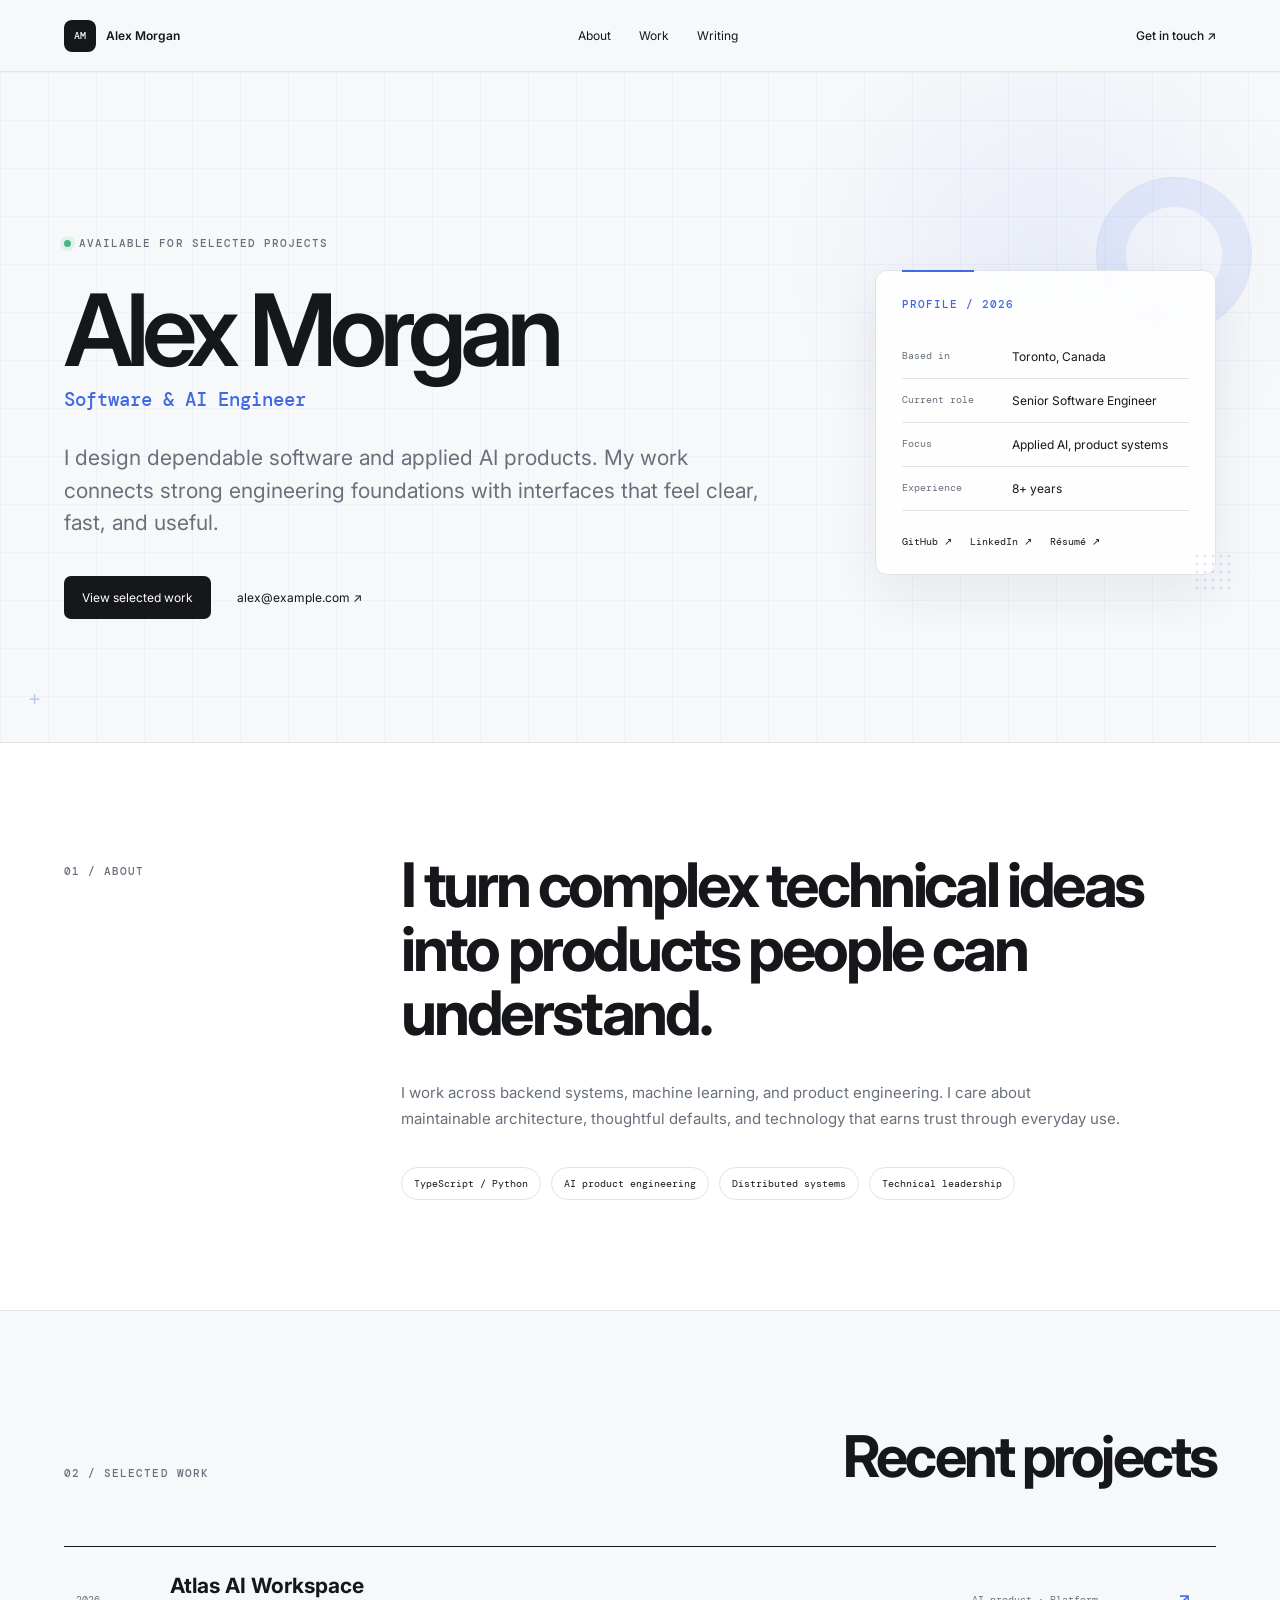
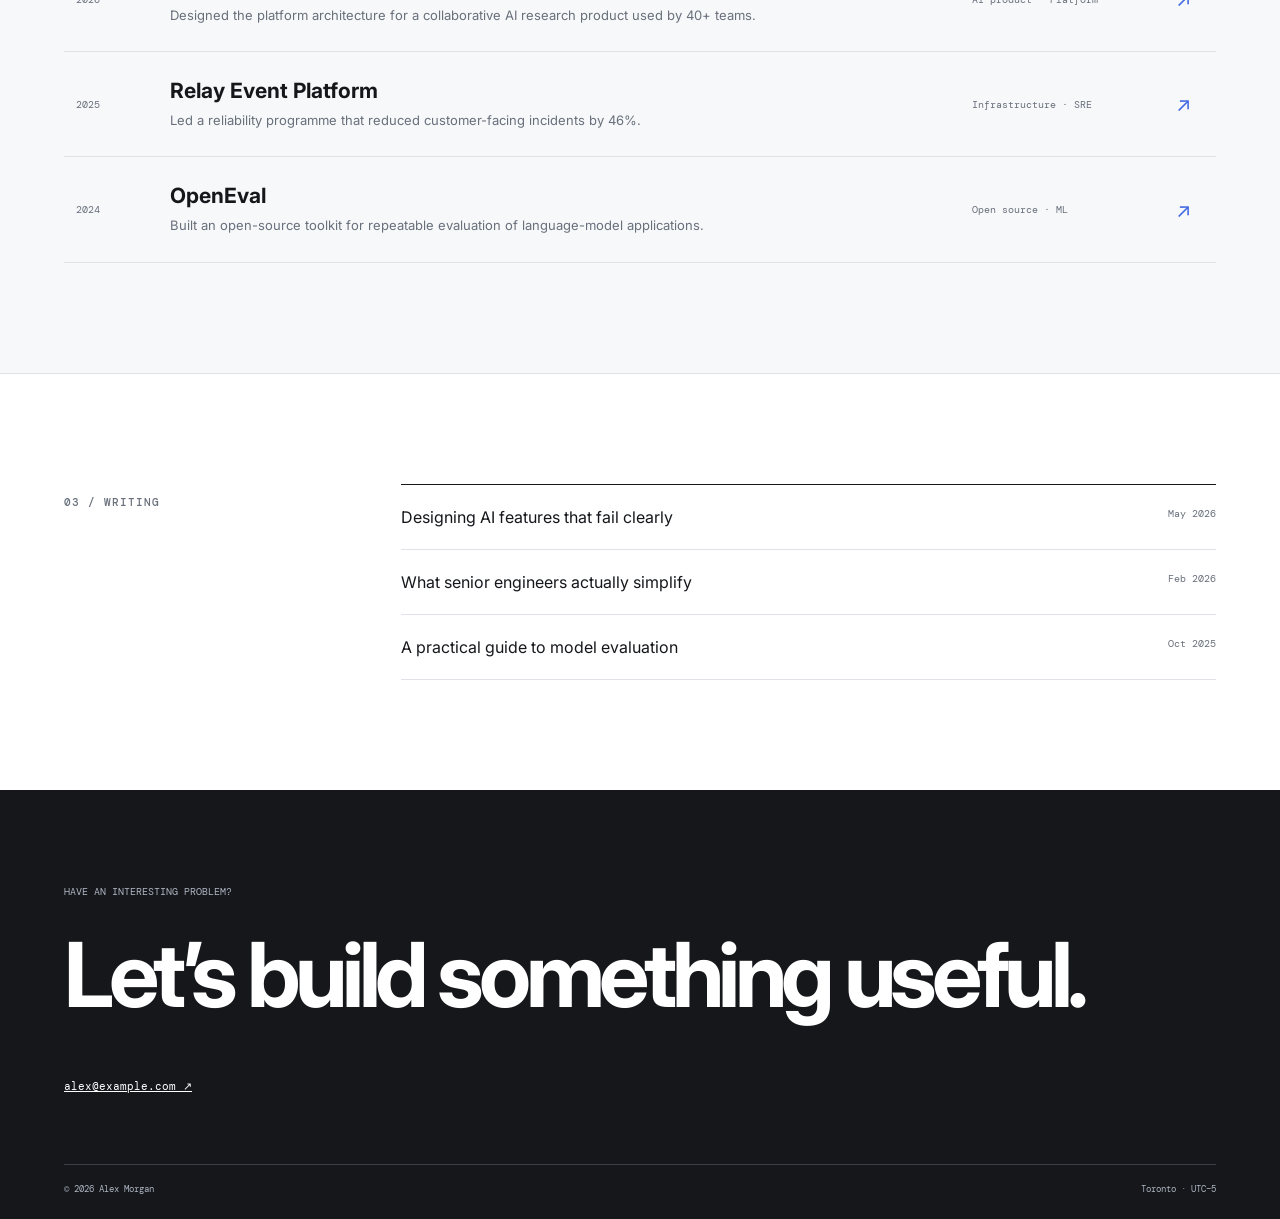
<file: index.html>
<!doctype html>
<html lang="en">
<head>
  <meta charset="utf-8">
  <meta name="viewport" content="width=device-width,initial-scale=1">
  <meta name="description" content="A simple technology-inspired personal homepage for software and AI professionals.">
  <title>Alex Morgan — Software &amp; AI Engineer</title>
  <link rel="stylesheet" href="style.css">
</head>
<body>
  <header class="site-header">
    <a class="brand" href="#top"><span>AM</span>Alex Morgan</a>
    <nav aria-label="Main navigation"><a href="#about">About</a><a href="#work">Work</a><a href="#writing">Writing</a></nav>
    <a class="contact-link" href="mailto:alex@example.com">Get in touch ↗</a>
  </header>

  <main id="top">
    <!-- Replace the sample identity and details below with your own. -->
    <section class="hero">
      <div class="hero-copy">
        <p class="status"><i></i>Available for selected projects</p>
        <h1>Alex Morgan</h1>
        <p class="role">Software &amp; AI Engineer</p>
        <p class="intro">I design dependable software and applied AI products. My work connects strong engineering foundations with interfaces that feel clear, fast, and useful.</p>
        <div class="actions"><a class="primary" href="#work">View selected work</a><a href="mailto:alex@example.com">alex@example.com ↗</a></div>
      </div>
      <aside class="profile" aria-label="Personal information">
        <p class="profile-title">Profile / 2026</p>
        <dl>
          <div><dt>Based in</dt><dd>Toronto, Canada</dd></div>
          <div><dt>Current role</dt><dd>Senior Software Engineer</dd></div>
          <div><dt>Focus</dt><dd>Applied AI, product systems</dd></div>
          <div><dt>Experience</dt><dd>8+ years</dd></div>
        </dl>
        <div class="links"><a href="#">GitHub ↗</a><a href="#">LinkedIn ↗</a><a href="details.html#resource-1">Résumé ↗</a></div>
      </aside>
    </section>

    <section class="about" id="about"><p class="section-label">01 / About</p><div><h2>I turn complex technical ideas into products people can understand.</h2><p>I work across backend systems, machine learning, and product engineering. I care about maintainable architecture, thoughtful defaults, and technology that earns trust through everyday use.</p><ul><li>TypeScript / Python</li><li>AI product engineering</li><li>Distributed systems</li><li>Technical leadership</li></ul></div></section>

    <section class="work" id="work"><header><p class="section-label">02 / Selected work</p><h2>Recent projects</h2></header><div class="project-list">
      <article><span>2026</span><div><h3>Atlas AI Workspace</h3><p>Designed the platform architecture for a collaborative AI research product used by 40+ teams.</p></div><p class="meta">AI product · Platform</p><a href="details.html#resource-2" aria-label="View Atlas AI Workspace">↗</a></article>
      <article><span>2025</span><div><h3>Relay Event Platform</h3><p>Led a reliability programme that reduced customer-facing incidents by 46%.</p></div><p class="meta">Infrastructure · SRE</p><a href="details.html#resource-3" aria-label="View Relay Event Platform">↗</a></article>
      <article><span>2024</span><div><h3>OpenEval</h3><p>Built an open-source toolkit for repeatable evaluation of language-model applications.</p></div><p class="meta">Open source · ML</p><a href="details.html#resource-4" aria-label="View OpenEval">↗</a></article>
    </div></section>

    <section class="writing" id="writing"><p class="section-label">03 / Writing</p><div><a href="details.html#resource-5"><span>Designing AI features that fail clearly</span><time>May 2026</time></a><a href="details.html#resource-6"><span>What senior engineers actually simplify</span><time>Feb 2026</time></a><a href="details.html#resource-7"><span>A practical guide to model evaluation</span><time>Oct 2025</time></a></div></section>
  </main>
  <footer><p>Have an interesting problem?</p><h2>Let’s build something useful.</h2><a href="mailto:alex@example.com">alex@example.com ↗</a><div><span>© 2026 Alex Morgan</span><span>Toronto · UTC−5</span></div></footer>
</body>
</html>
</file>
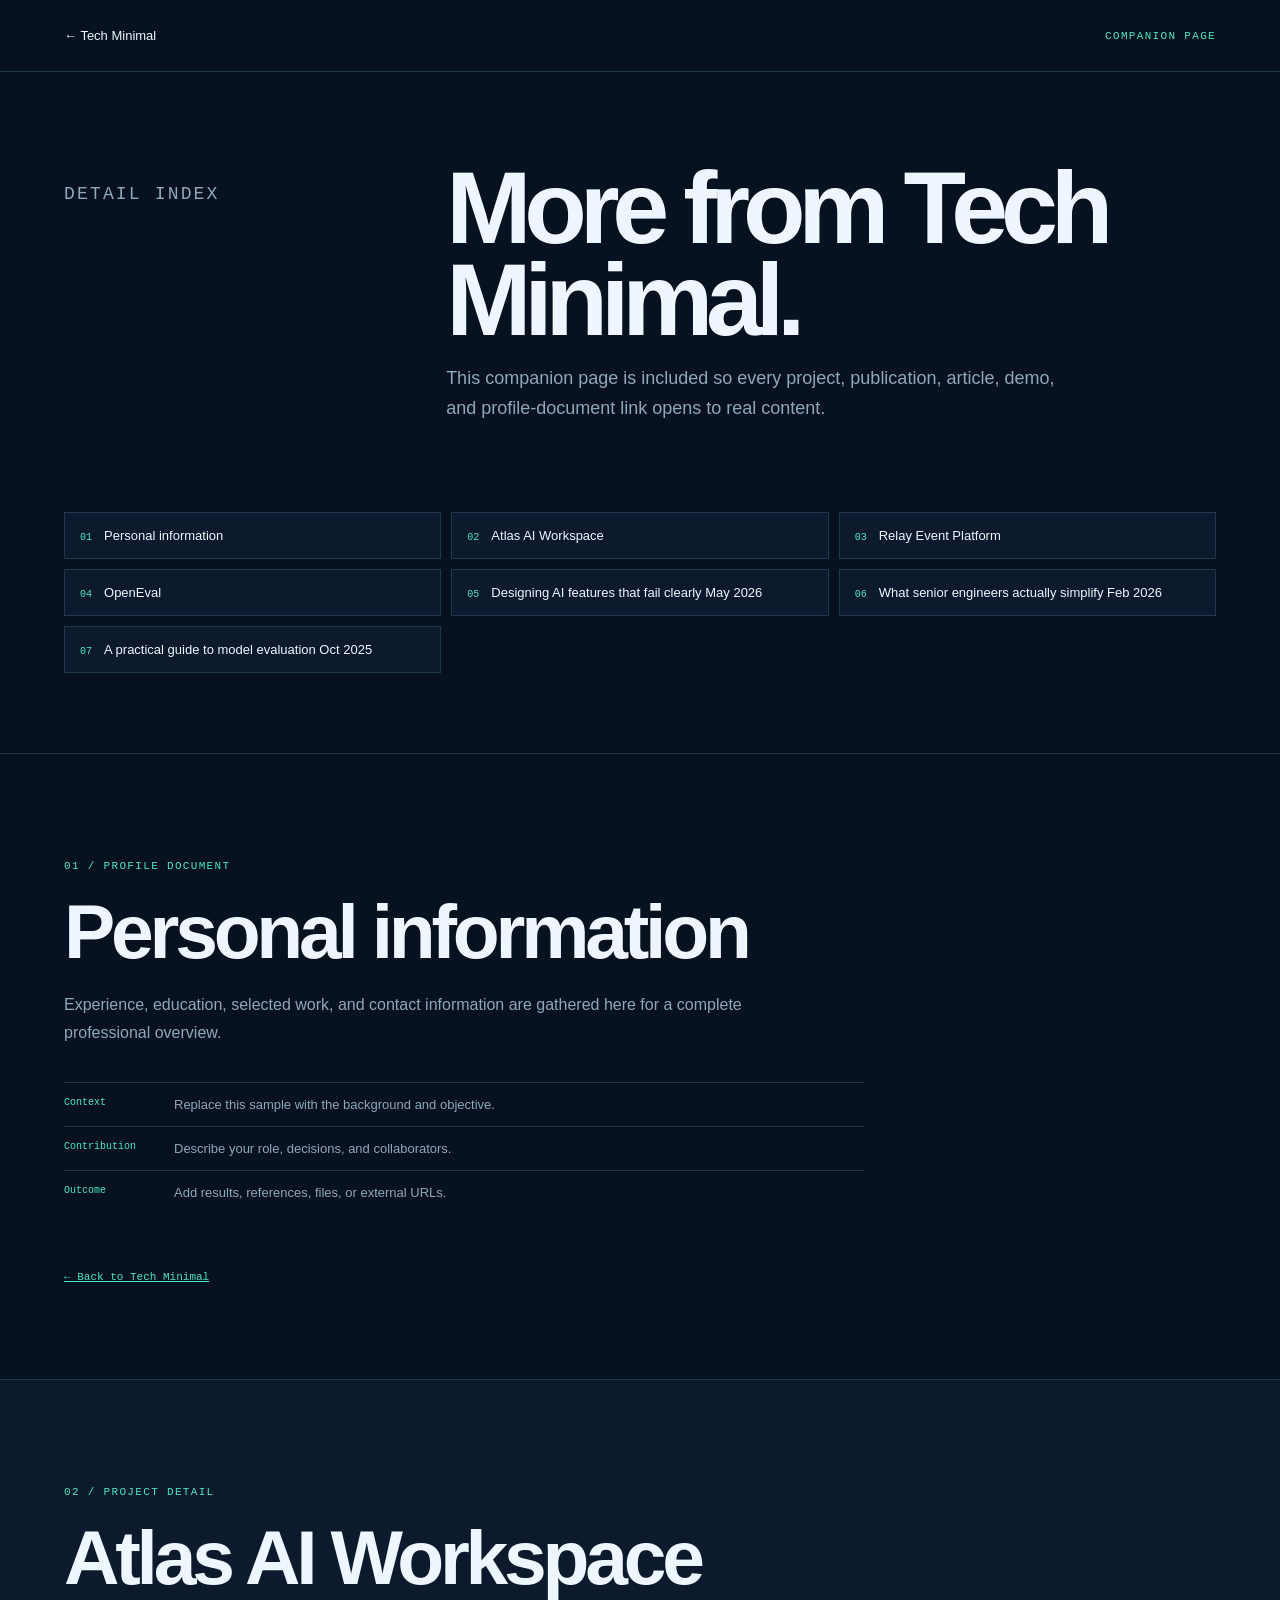
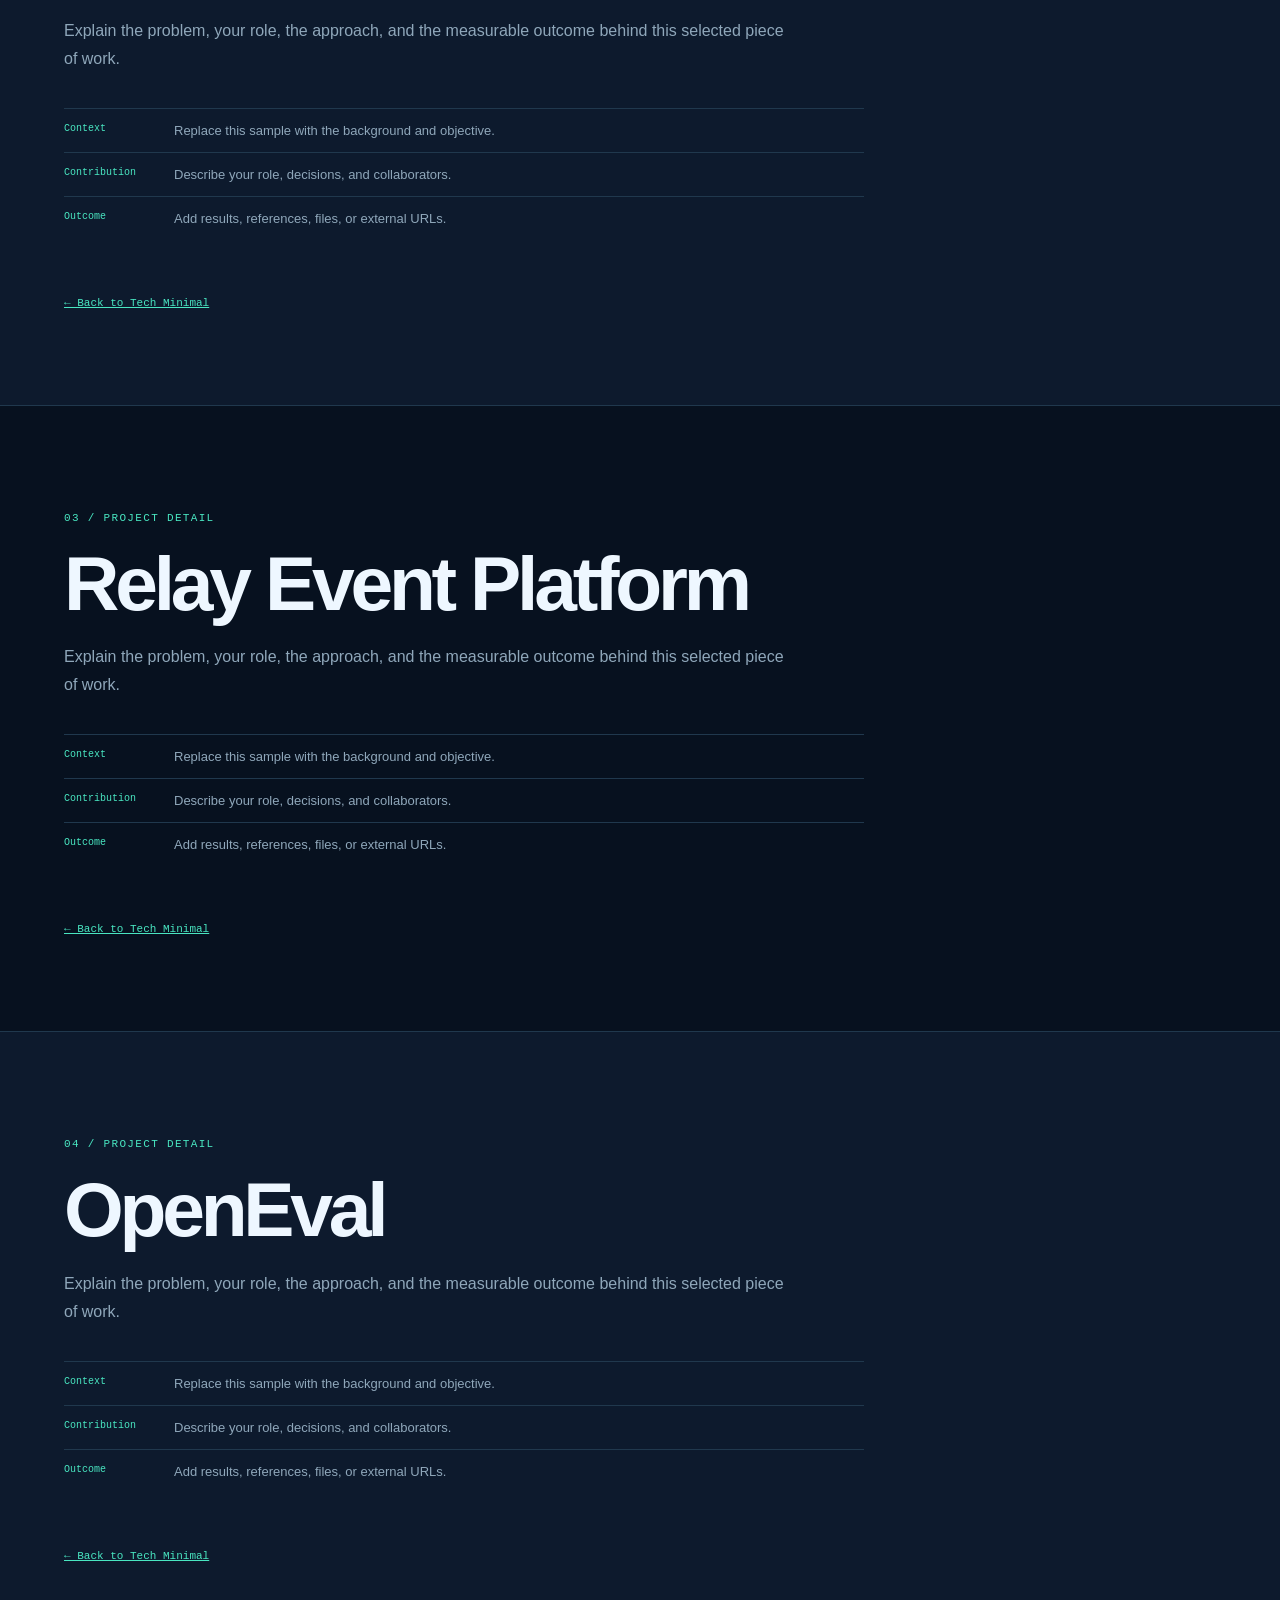
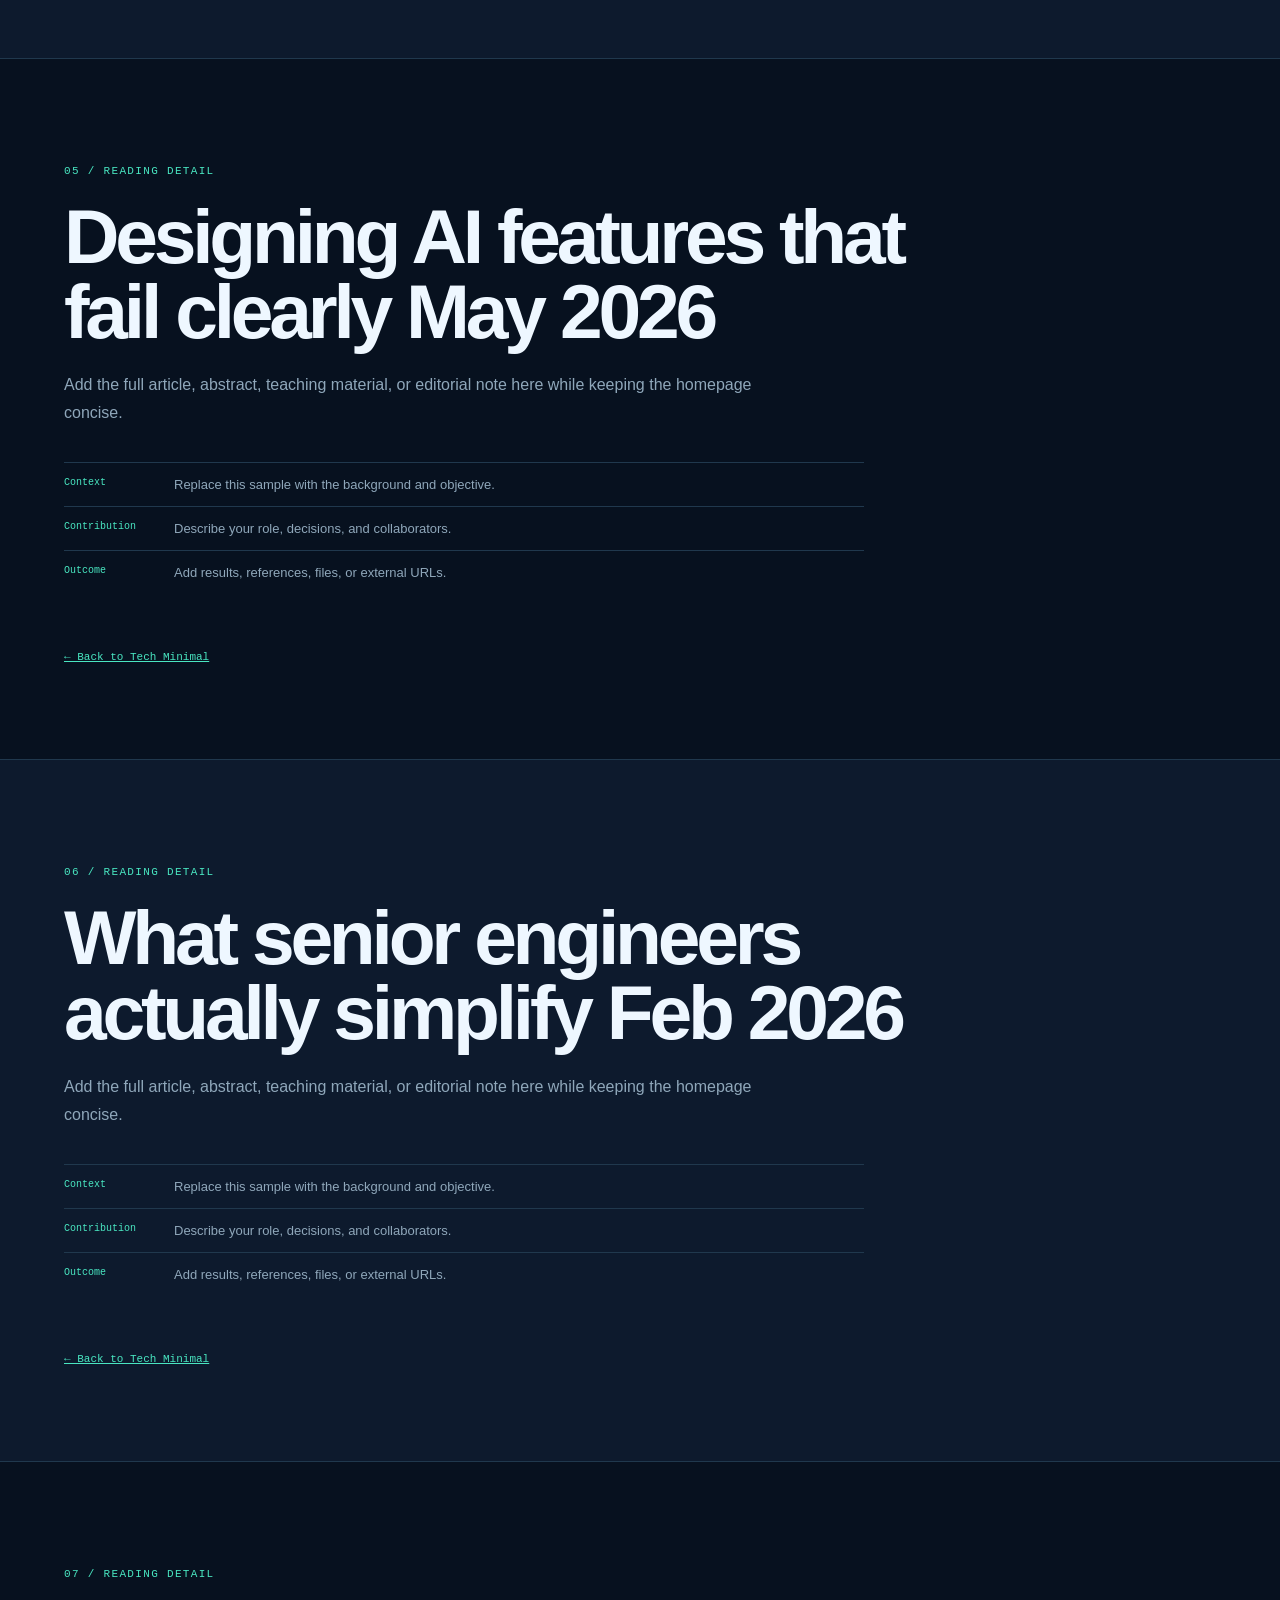
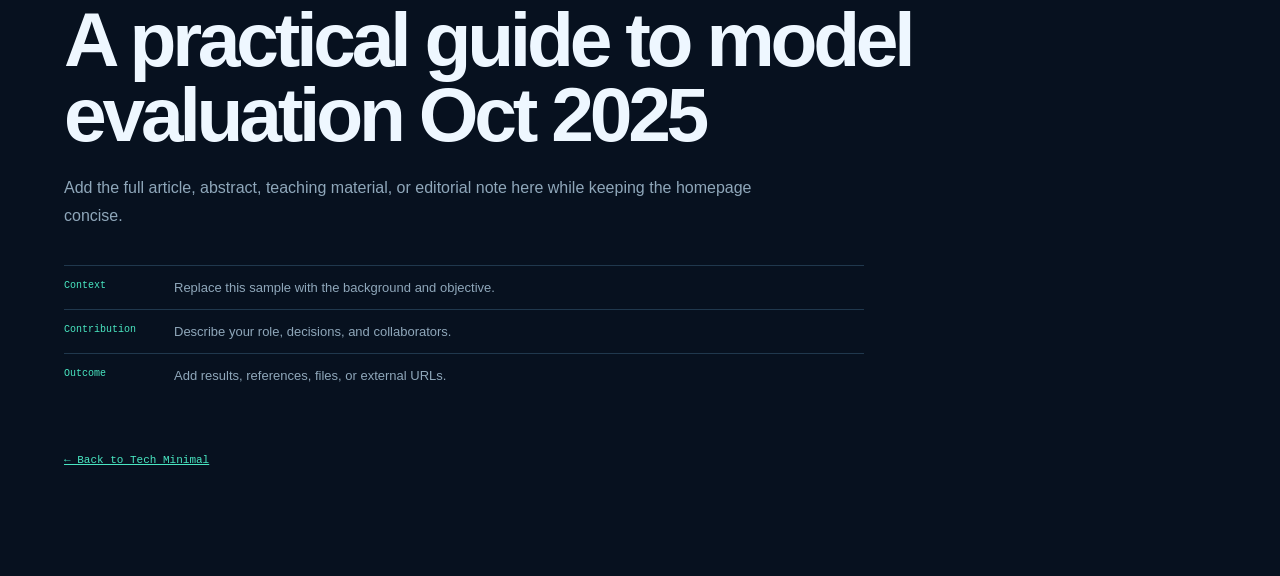
<file: details.html>
<!doctype html>
<html lang="en">
<head><meta charset="utf-8"><meta name="viewport" content="width=device-width,initial-scale=1"><meta name="description" content="Tech Minimal companion detail page."><title>Tech Minimal — Details</title><style>:root{--bg:#07111f;--panel:#0d1a2d;--ink:#eef7ff;--muted:#8fa7ba;--accent:#49e6c1;--line:#20384d}*{box-sizing:border-box}html{scroll-behavior:smooth}body{margin:0;background:var(--bg);color:var(--ink);font-family:-apple-system,BlinkMacSystemFont,"Segoe UI",sans-serif}a{color:inherit}.top{padding:28px 5vw;border-bottom:1px solid var(--line);display:flex;justify-content:space-between;align-items:center}.top a{text-decoration:none;font-size:13px}.top span,.eyebrow{font:11px ui-monospace,SFMono-Regular,Menlo,monospace;color:var(--accent);letter-spacing:.12em}.hero{padding:90px 5vw 70px;display:grid;grid-template-columns:.38fr 1fr;gap:7vw}.hero h1{font-size:clamp(52px,8vw,112px);line-height:.9;letter-spacing:-.07em;margin:0}.hero p{max-width:620px;color:var(--muted);font-size:18px;line-height:1.65}.toc{padding:0 5vw 80px;display:grid;grid-template-columns:repeat(3,1fr);gap:10px}.toc a{padding:15px;border:1px solid var(--line);background:var(--panel);text-decoration:none;font-size:13px}.toc span{color:var(--accent);margin-right:12px;font:10px ui-monospace,monospace}.resource{padding:95px 5vw;border-top:1px solid var(--line);background:var(--panel)}.resource:nth-of-type(even){background:var(--bg)}.resource h2{max-width:900px;font-size:clamp(38px,6vw,78px);line-height:.98;letter-spacing:-.055em;margin:22px 0}.resource>p:not(.eyebrow){max-width:720px;color:var(--muted);font-size:16px;line-height:1.75}.resource dl{max-width:800px;margin:35px 0}.resource dl div{display:grid;grid-template-columns:110px 1fr;padding:14px 0;border-top:1px solid var(--line)}dt{color:var(--accent);font:10px ui-monospace,monospace}dd{margin:0;color:var(--muted);font-size:13px}.back{display:inline-block;margin-top:22px;color:var(--accent);font:11px ui-monospace,monospace}@media(max-width:720px){.hero{grid-template-columns:1fr}.toc{grid-template-columns:1fr}}@media(max-width:480px){.top,.hero,.toc,.resource{padding-left:6vw;padding-right:6vw}.resource dl div{grid-template-columns:1fr;gap:7px}}</style></head>
<body><header class="top"><a href="index.html">← Tech Minimal</a><span>COMPANION PAGE</span></header><main><section class="hero"><p class="eyebrow">DETAIL INDEX</p><div><h1>More from Tech Minimal.</h1><p>This companion page is included so every project, publication, article, demo, and profile-document link opens to real content.</p></div></section><nav class="toc"><a href="#resource-1"><span>01</span>Personal information</a><a href="#resource-2"><span>02</span>Atlas AI Workspace</a><a href="#resource-3"><span>03</span>Relay Event Platform</a><a href="#resource-4"><span>04</span>OpenEval</a><a href="#resource-5"><span>05</span>Designing AI features that fail clearly May 2026</a><a href="#resource-6"><span>06</span>What senior engineers actually simplify Feb 2026</a><a href="#resource-7"><span>07</span>A practical guide to model evaluation Oct 2025</a></nav><section class="resource" id="resource-1"><p class="eyebrow">01 / PROFILE DOCUMENT</p><h2>Personal information</h2><p>Experience, education, selected work, and contact information are gathered here for a complete professional overview.</p><dl><div><dt>Context</dt><dd>Replace this sample with the background and objective.</dd></div><div><dt>Contribution</dt><dd>Describe your role, decisions, and collaborators.</dd></div><div><dt>Outcome</dt><dd>Add results, references, files, or external URLs.</dd></div></dl><a class="back" href="index.html">← Back to Tech Minimal</a></section><section class="resource" id="resource-2"><p class="eyebrow">02 / PROJECT DETAIL</p><h2>Atlas AI Workspace</h2><p>Explain the problem, your role, the approach, and the measurable outcome behind this selected piece of work.</p><dl><div><dt>Context</dt><dd>Replace this sample with the background and objective.</dd></div><div><dt>Contribution</dt><dd>Describe your role, decisions, and collaborators.</dd></div><div><dt>Outcome</dt><dd>Add results, references, files, or external URLs.</dd></div></dl><a class="back" href="index.html">← Back to Tech Minimal</a></section><section class="resource" id="resource-3"><p class="eyebrow">03 / PROJECT DETAIL</p><h2>Relay Event Platform</h2><p>Explain the problem, your role, the approach, and the measurable outcome behind this selected piece of work.</p><dl><div><dt>Context</dt><dd>Replace this sample with the background and objective.</dd></div><div><dt>Contribution</dt><dd>Describe your role, decisions, and collaborators.</dd></div><div><dt>Outcome</dt><dd>Add results, references, files, or external URLs.</dd></div></dl><a class="back" href="index.html">← Back to Tech Minimal</a></section><section class="resource" id="resource-4"><p class="eyebrow">04 / PROJECT DETAIL</p><h2>OpenEval</h2><p>Explain the problem, your role, the approach, and the measurable outcome behind this selected piece of work.</p><dl><div><dt>Context</dt><dd>Replace this sample with the background and objective.</dd></div><div><dt>Contribution</dt><dd>Describe your role, decisions, and collaborators.</dd></div><div><dt>Outcome</dt><dd>Add results, references, files, or external URLs.</dd></div></dl><a class="back" href="index.html">← Back to Tech Minimal</a></section><section class="resource" id="resource-5"><p class="eyebrow">05 / READING DETAIL</p><h2>Designing AI features that fail clearly May 2026</h2><p>Add the full article, abstract, teaching material, or editorial note here while keeping the homepage concise.</p><dl><div><dt>Context</dt><dd>Replace this sample with the background and objective.</dd></div><div><dt>Contribution</dt><dd>Describe your role, decisions, and collaborators.</dd></div><div><dt>Outcome</dt><dd>Add results, references, files, or external URLs.</dd></div></dl><a class="back" href="index.html">← Back to Tech Minimal</a></section><section class="resource" id="resource-6"><p class="eyebrow">06 / READING DETAIL</p><h2>What senior engineers actually simplify Feb 2026</h2><p>Add the full article, abstract, teaching material, or editorial note here while keeping the homepage concise.</p><dl><div><dt>Context</dt><dd>Replace this sample with the background and objective.</dd></div><div><dt>Contribution</dt><dd>Describe your role, decisions, and collaborators.</dd></div><div><dt>Outcome</dt><dd>Add results, references, files, or external URLs.</dd></div></dl><a class="back" href="index.html">← Back to Tech Minimal</a></section><section class="resource" id="resource-7"><p class="eyebrow">07 / READING DETAIL</p><h2>A practical guide to model evaluation Oct 2025</h2><p>Add the full article, abstract, teaching material, or editorial note here while keeping the homepage concise.</p><dl><div><dt>Context</dt><dd>Replace this sample with the background and objective.</dd></div><div><dt>Contribution</dt><dd>Describe your role, decisions, and collaborators.</dd></div><div><dt>Outcome</dt><dd>Add results, references, files, or external URLs.</dd></div></dl><a class="back" href="index.html">← Back to Tech Minimal</a></section></main></body>
</html>
</file>
<file: style.css>
@import url('https://fonts.googleapis.com/css2?family=DM+Mono:wght@400;500&family=Inter:wght@400;500;600&display=swap');
/* Subtle technology accents */
/* Balanced type scale and one extra ambient marker */
body h1{font-size:clamp(56px,7.8vw,112px)}body .role{font-size:clamp(17px,1.5vw,21px)}body .status,body .section-label,body .profile-title{font-size:11px;letter-spacing:.095em}body .about h2{font-size:clamp(36px,4.8vw,68px)}body .work h2{font-size:clamp(36px,4.5vw,60px)}body .hero:before{animation:ringBreathe 7s ease-in-out infinite}body .hero:after{content:'+';position:absolute;left:2.2vw;bottom:28px;color:rgba(65,105,225,.3);font:22px 'DM Mono';animation:markerFloat 6s ease-in-out infinite;pointer-events:none}@keyframes ringBreathe{50%{transform:scale(1.07);opacity:.65}}@keyframes markerFloat{50%{transform:translateY(-9px) rotate(45deg)}}@media(max-width:520px){body .hero:after{display:none}}
body .hero{position:relative;overflow:hidden}body .hero:before{content:'';position:absolute;width:154px;height:154px;border:1px solid rgba(65,105,225,.13);border-radius:50%;right:2.2vw;top:105px;box-shadow:inset 0 0 0 28px rgba(65,105,225,.018),inset 0 0 0 29px rgba(65,105,225,.08);pointer-events:none}body .profile:after{content:'';position:absolute;width:42px;height:42px;right:-20px;bottom:-20px;background-image:radial-gradient(rgba(65,105,225,.42) 1px,transparent 1.5px);background-size:8px 8px;opacity:.55;pointer-events:none}@media(max-width:520px){body .hero:before{width:90px;height:90px;right:-48px;top:90px}body .profile:after{display:none}}
::selection{background:rgba(65,105,225,.2)}body .site-header{background:rgba(247,248,250,.82);backdrop-filter:blur(12px)}body .brand span{transition:box-shadow .3s}body .brand:hover span{box-shadow:0 0 0 6px rgba(65,105,225,.1)}body .site-header nav a{position:relative}body .site-header nav a:after{content:'';position:absolute;left:0;right:100%;bottom:-6px;height:1px;background:var(--accent);transition:right .25s}body .site-header nav a:hover:after{right:0}body .hero{background-image:radial-gradient(circle at 82% 28%,rgba(65,105,225,.075),transparent 23%),linear-gradient(rgba(65,105,225,.045) 1px,transparent 1px),linear-gradient(90deg,rgba(65,105,225,.045) 1px,transparent 1px);background-size:auto,48px 48px,48px 48px;animation:gridDrift 18s linear infinite}@keyframes gridDrift{to{background-position:0 0,48px 48px,48px 48px}}body .project-list article{padding-inline:12px;transition:background .25s,transform .25s}body .project-list article:hover{background:linear-gradient(90deg,rgba(65,105,225,.07),transparent 70%);transform:translateX(4px)}@media(prefers-reduced-motion:reduce){*,*:before,*:after{animation:none!important;transition:none!important}}
:root{--bg:#f7f8fa;--panel:#fff;--ink:#15171b;--muted:#68707b;--accent:#4169e1;--line:#dfe3e8}*{box-sizing:border-box}html{scroll-behavior:smooth}body{margin:0;background:var(--bg);color:var(--ink);font-family:Inter,sans-serif}a{color:inherit}.site-header{height:72px;padding:0 5vw;display:flex;align-items:center;justify-content:space-between;border-bottom:1px solid var(--line);font-size:12px}.site-header a{text-decoration:none}.brand{display:flex;align-items:center;gap:10px;font-weight:600}.brand span{display:grid;place-items:center;width:32px;height:32px;border-radius:8px;background:var(--ink);color:#fff;font:500 10px 'DM Mono'}.site-header nav{display:flex;gap:28px}.contact-link{font-weight:500}
.hero{min-height:670px;padding:110px 5vw 80px;display:grid;grid-template-columns:1.35fr .65fr;gap:8vw;align-items:center;background-image:linear-gradient(rgba(65,105,225,.045) 1px,transparent 1px),linear-gradient(90deg,rgba(65,105,225,.045) 1px,transparent 1px);background-size:48px 48px}.status,.section-label,.profile-title{font:500 10px 'DM Mono';text-transform:uppercase;letter-spacing:.08em;color:var(--muted)}.status i{display:inline-block;width:7px;height:7px;border-radius:50%;background:#45b887;margin-right:8px;box-shadow:0 0 0 4px rgba(69,184,135,.12);animation:pulse 2.4s ease-in-out infinite}@keyframes pulse{50%{box-shadow:0 0 0 8px rgba(69,184,135,0)}}h1{font-size:clamp(62px,9vw,132px);line-height:.9;letter-spacing:-.07em;margin:35px 0 12px;font-weight:600}.role{font:500 clamp(16px,1.7vw,23px) 'DM Mono';color:var(--accent);margin:0 0 30px}.intro{max-width:760px;font-size:clamp(18px,1.65vw,24px);line-height:1.55;color:var(--muted)}.actions{display:flex;align-items:center;gap:26px;margin-top:36px;font-size:12px}.actions a{text-decoration:none}.primary{background:var(--ink);color:white;padding:14px 18px;border-radius:7px;transition:transform .2s,box-shadow .2s}.primary:hover{transform:translateY(-2px);box-shadow:0 8px 22px rgba(21,23,27,.15)}.profile{background:rgba(255,255,255,.92);border:1px solid var(--line);border-radius:12px;padding:26px;box-shadow:0 20px 50px rgba(25,35,60,.07);position:relative}.profile:before{content:'';position:absolute;top:-1px;left:26px;width:72px;height:2px;background:var(--accent);animation:scan 4s ease-in-out infinite}@keyframes scan{50%{transform:translateX(140px)}}.profile-title{color:var(--accent);margin:0 0 24px}.profile dl{margin:0}.profile dl div{display:grid;grid-template-columns:110px 1fr;padding:14px 0;border-bottom:1px solid var(--line)}.profile dt{font:10px 'DM Mono';color:var(--muted)}.profile dd{font-size:12px;margin:0}.links{display:flex;gap:18px;margin-top:24px;font:10px 'DM Mono'}.links a{text-decoration:none}
.about,.writing{padding:110px 5vw;display:grid;grid-template-columns:.32fr 1fr;gap:6vw}.about{background:var(--panel);border-block:1px solid var(--line)}.about h2{font-size:clamp(38px,5.3vw,76px);line-height:1.04;letter-spacing:-.055em;max-width:960px;margin:0 0 35px}.about>div>p{max-width:720px;color:var(--muted);font-size:15px;line-height:1.75}.about ul{list-style:none;padding:0;margin:35px 0 0;display:flex;flex-wrap:wrap;gap:10px}.about li{padding:9px 12px;border:1px solid var(--line);border-radius:99px;font:10px 'DM Mono'}
.work{padding:110px 5vw}.work header{display:flex;align-items:end;justify-content:space-between;margin-bottom:55px}.work h2{font-size:clamp(38px,5vw,68px);letter-spacing:-.05em;margin:0}.project-list{border-top:1px solid var(--ink)}.project-list article{display:grid;grid-template-columns:70px 1fr 180px 28px;gap:24px;align-items:center;padding:26px 0;border-bottom:1px solid var(--line)}.project-list article>span,.meta{font:10px 'DM Mono';color:var(--muted)}.project-list h3{font-size:21px;margin:0 0 7px}.project-list article div p{font-size:13px;color:var(--muted);margin:0;line-height:1.55}.project-list article>a{text-decoration:none;font-size:20px;color:var(--accent);transition:transform .2s}.project-list article:hover>a{transform:translate(3px,-3px)}
.writing{background:var(--panel);border-top:1px solid var(--line)}.writing>div{border-top:1px solid var(--ink)}.writing a{display:flex;justify-content:space-between;padding:22px 0;border-bottom:1px solid var(--line);text-decoration:none}.writing time{font:10px 'DM Mono';color:var(--muted)}footer{padding:85px 5vw 24px;background:var(--ink);color:#fff}footer>p{font:10px 'DM Mono';text-transform:uppercase;color:#aeb6c2}footer h2{font-size:clamp(48px,7vw,100px);letter-spacing:-.06em;margin:22px 0 45px}footer>a{font:11px 'DM Mono'}footer>div{display:flex;justify-content:space-between;margin-top:70px;padding-top:18px;border-top:1px solid #3c4148;font:9px 'DM Mono';color:#aeb6c2}
@media(max-width:820px){.site-header nav{display:none}.hero{grid-template-columns:1fr;padding-top:85px}.profile{max-width:560px}.about,.writing{grid-template-columns:1fr;gap:38px}.project-list article{grid-template-columns:55px 1fr 26px}.project-list .meta{display:none}}@media(max-width:520px){.site-header,.hero,.about,.work,.writing{padding-left:6vw;padding-right:6vw}.contact-link{display:none}h1{font-size:58px}.intro{font-size:17px}.actions{flex-direction:column;align-items:flex-start}.profile dl div{grid-template-columns:95px 1fr}.about h2{font-size:40px}.work header{display:block}.work h2{margin-top:15px}.project-list article{grid-template-columns:1fr 25px}.project-list article>span{grid-column:1/-1}.writing a{gap:20px}footer>div{flex-direction:column;gap:8px}}
</file>
